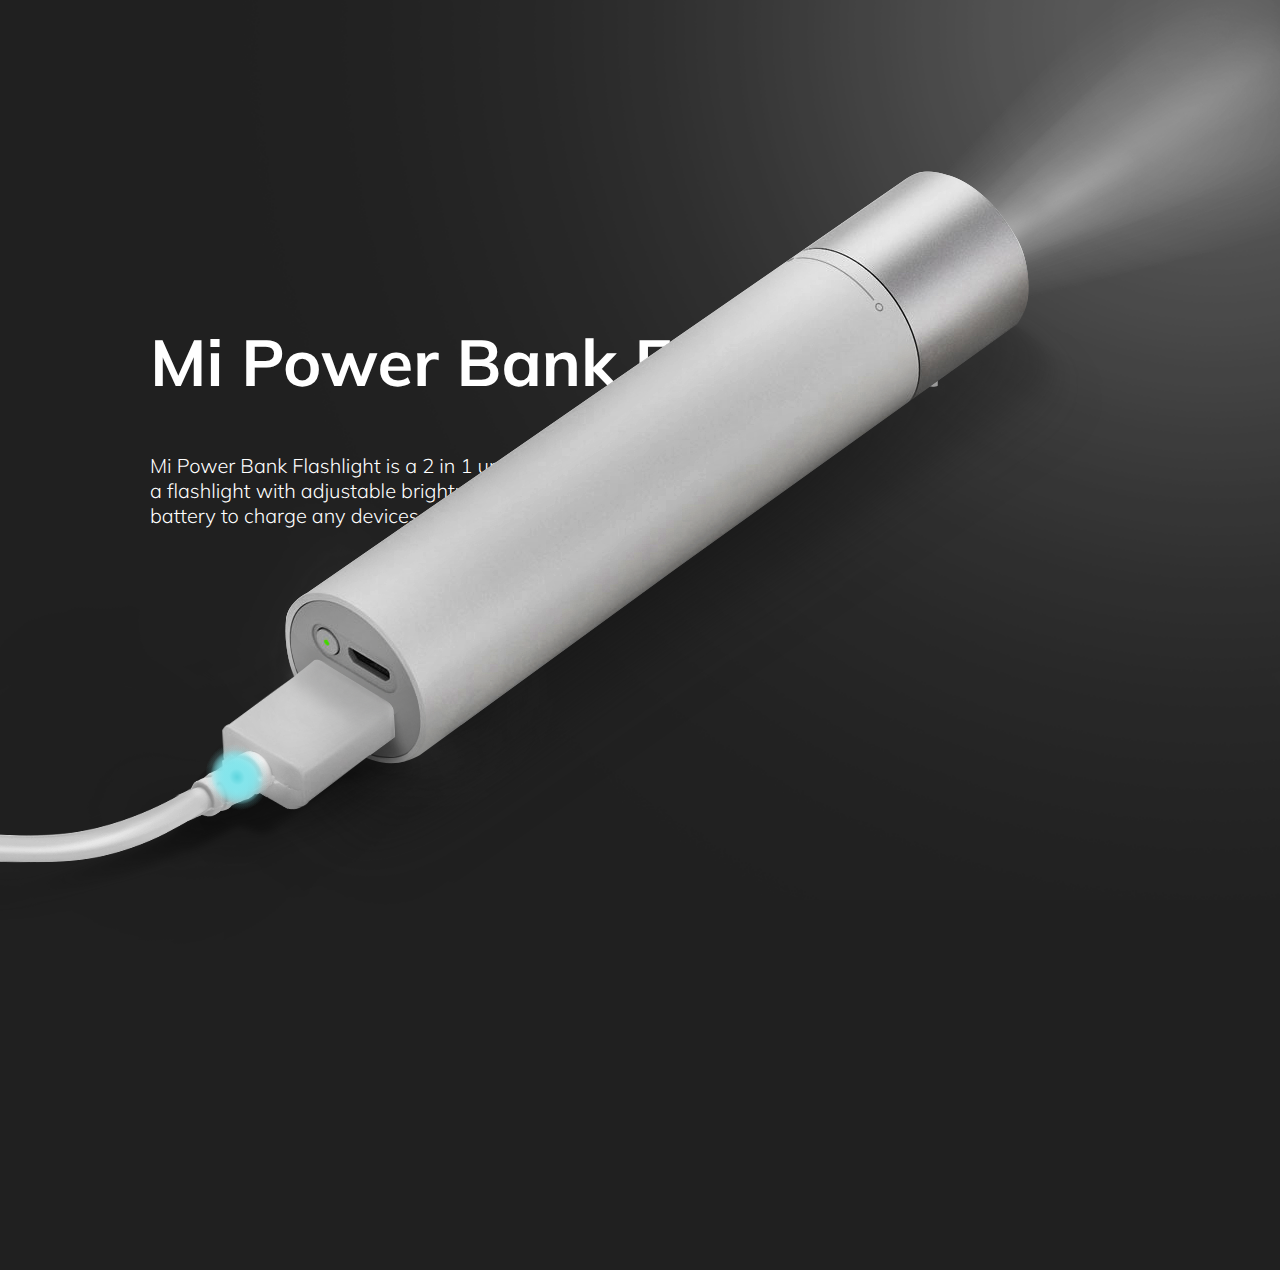
<file: index.html>
<!DOCTYPE html>
<html lang="en">

<head>
  <meta charset="UTF-8">
  <title>Mi Power Bank Flashlight</title>
  <meta name="viewport" content="width=device-width, initial-scale=1.0">

  <link href="https://fonts.googleapis.com/css?family=Muli:200,300,400,700&display=swap" rel="stylesheet">
  <link rel="stylesheet" href="style/main.css">
  <link rel="stylesheet" href="style/animations.css">
  <link rel="stylesheet" href="style/first-page.css">
  <link rel="stylesheet" href="style/second-page.css">
  <link rel="stylesheet" href="style/third-page.css">
</head>

<body>

  <div class="section-scroll">
    <section class="section section--first">
      <main class="first-section-container">
        <h1 class="heading heading--1 first-section-heading">Mi Power Bank Flashlight</h1>
        <p class="first-section-lead">
          Mi Power Bank Flashlight is a 2 in 1 universal device: <br>
          a flashlight with adjustable brightness and an external battery to charge any devices with a USB port.
        </p>
      </main>

      <div class="first-section-flashlight">
        <div class="flashlight">
          <img src="./img/Flashlight_0.png" alt="Mi Power Bank Flashlight" class="flashlight__image">
          <div class="flashlight-light"></div>
          <div class="flashlight-point-light"></div>
          <div class="flashlight-wire">
            <div class="amperage amperage-1"></div>
            <div class="amperage amperage-2"></div>
            <div class="amperage amperage-3"></div>
            <div class="amperage amperage-4"></div>
          </div>
        </div>
      </div>
    </section>

    <section class="section section--second">
      <div class="card card--closed">
        <div class="card__content-minified">
          Flashlight
        </div>
        <div class="card__content">
          <button class="card-btn card-btn--open">
            <span class="card-btn__icon"></span>
          </button>
          <div>
            <h2 class="card__name">
              Flashlight
            </h2>
            <p class="heading heading--2">SOS function</p>
            <p class="card__lead-text">
              Three short and bright flashes will alert other people that you need help.
            </p>
          </div>
        </div>
        <div class="card__content-detailed">
          <button class="card-btn card-btn--close">
            <span class="card-btn__icon"></span>
          </button>
          <div class="card__content-column">
            <h2 class="card__name">
              Flashlight
            </h2>
            <p class="heading heading--1">SOS function</p>

            <p class="content__text-1">
              Three short and bright flashes will alert other people that you need help.
            </p>
            <p class="content__text-2">
              The flashlight, in addition to the usual lighting
              mode, has SOS mode, which is activated by a
              special button. When activated, the led begins to flash, giving a distress signal. Get out of the forest
              if
              you get lost, or get help in other situations is no longer a problem.
            </p>

          </div>
        </div>
      </div>

      <div class="card card--closed">
        <div class="card__content-minified">
          Material
        </div>
        <div class="card__content">
          <button class="card-btn card-btn--open">
            <span class="card-btn__icon"></span>
          </button>
          <div>
            <h2 class="card__name">
              Material
            </h2>
            <p class="heading heading--2">Reliable and durable</p>
            <p class="card__lead-text">
              Aluminum alloy body is not only beautiful but also durable.
            </p>
          </div>
        </div>
        <div class="card__content-detailed">
          <button class="card-btn card-btn--close">
            <span class="card-btn__icon"></span>
          </button>
          <div class="card__content-column">
            <h2 class="card__name">
              Material
            </h2>
            <p class="heading heading--1">Reliable and durable</p>

            <p class="content__text-1">
              Aluminum alloy body is not only beautiful but also durable.
            </p>
            <p class="content__text-2">
              Reliable and durable housing is not only a guarantee of product durability! Its surface is characterized
              by
              the ability to resist scratches – it is not slippery and is made in the traditional Xiaomi design.
            </p>

          </div>
        </div>
      </div>

      <div class="card card--closed">
        <div class="card__content-minified">
          Battery
        </div>
        <div class="card__content">
          <button class="card-btn card-btn--open">
            <span class="card-btn__icon"></span>
          </button>
          <div>
            <h2 class="card__name">
              Battery
            </h2>
            <p class="heading heading--2">SOS function</p>
            <p class="card__lead-text">
              Lorem ipsum dolor sit amet consectetur adipisicing elit. Corporis, voluptates.
            </p>
          </div>
        </div>
        <div class="card__content-detailed">
          <button class="card-btn card-btn--close">
            <span class="card-btn__icon"></span>
          </button>
          <div class="card__content-column">
            <h2 class="card__name">
              Battery
            </h2>
            <p class="heading heading--1">SOS function</p>

            <p class="content__text-1">
              Lorem ipsum dolor sit amet consectetur adipisicing elit. Corporis, voluptates.
            </p>
            <p class="content__text-2">
              Lorem ipsum dolor sit amet consectetur, adipisicing elit. Consectetur natus dolores, aliquid unde hic
              reprehenderit possimus itaque explicabo velit voluptate, amet esse. Sapiente nihil quasi repudiandae,
              consectetur at eligendi numquam amet, molestiae atque repellat eius! Vero ipsum numquam illum quas omnis?
              Libero, eligendi distinctio inventore perferendis ad tenetur quidem animi.
            </p>

          </div>
        </div>
      </div>
    </section>

    <section class="section section--third">
      <h2 class="heading heading--1 specifications-heading">Specifications</h2>

      <div class="specifications-row">
        <div class="specification">
          <button class="specification__btn">
            Brightness mode
          </button>
          <div class="specification__card">
            <div class="specification-card__content">
              <h3 class="specification__heading">
                Brightness mode
              </h3>
              <p class="specification__info">
                The design of the pocket flashlight Xiaomi built-in digital encoder.
              </p>
            </div>
          </div>
        </div>

        <div class="specification__images">
          <svg xmlns="http://www.w3.org/2000/svg" class="flashlight-icon" width="640" viewBox="0 0 229.348 51.143">
            <use href="img/icons.svg#Flashlight-0" />
          </svg>
        </div>

        <div class="specification">
          <button class="specification__btn">
            Battery capacity
          </button>
          <div class="specification__card">
            <div class="specification-card__content">
              <h3 class="specification__heading">
                Battery capacity
              </h3>
              <p class="specification__info">
                3350 mAh
              </p>
            </div>
          </div>
        </div>
      </div>

      <div class="specifications-row">
        <div class="specification">
          <button class="specification__btn">
            Charging power
          </button>
          <div class="specification__card">
            <div class="specification-card__content">
              <h3 class="specification__heading">
                Charging power
              </h3>
              <p class="specification__info">
                5V/ 1A, low current mode
              </p>
            </div>
          </div>
        </div>

        <div class="specification__images">
          <svg xmlns="http://www.w3.org/2000/svg" class="flashlight-icon" width="180">
            <use href="img/icons.svg#Flashlight-1" />
          </svg>
          <svg xmlns="http://www.w3.org/2000/svg" class="flashlight-icon" width="180">
            <use href="img/icons.svg#Flashlight-2" />
          </svg>
        </div>

        <div class="specification">
          <button class="specification__btn">
            Work from one charge
          </button>
          <div class="specification__card">
            <div class="specification-card__content">
              <h3 class="specification__heading">
                Work from one charge
              </h3>
              <p class="specification__info">
                Up to 216 hours
              </p>
            </div>
          </div>
        </div>
      </div>
    </section>
  </div>

  <script src="./script/main.js"></script>
  <script src="./script/page-2.js"></script>
  <script src="./script/page-3.js"></script>
</body>

</html>
</file>
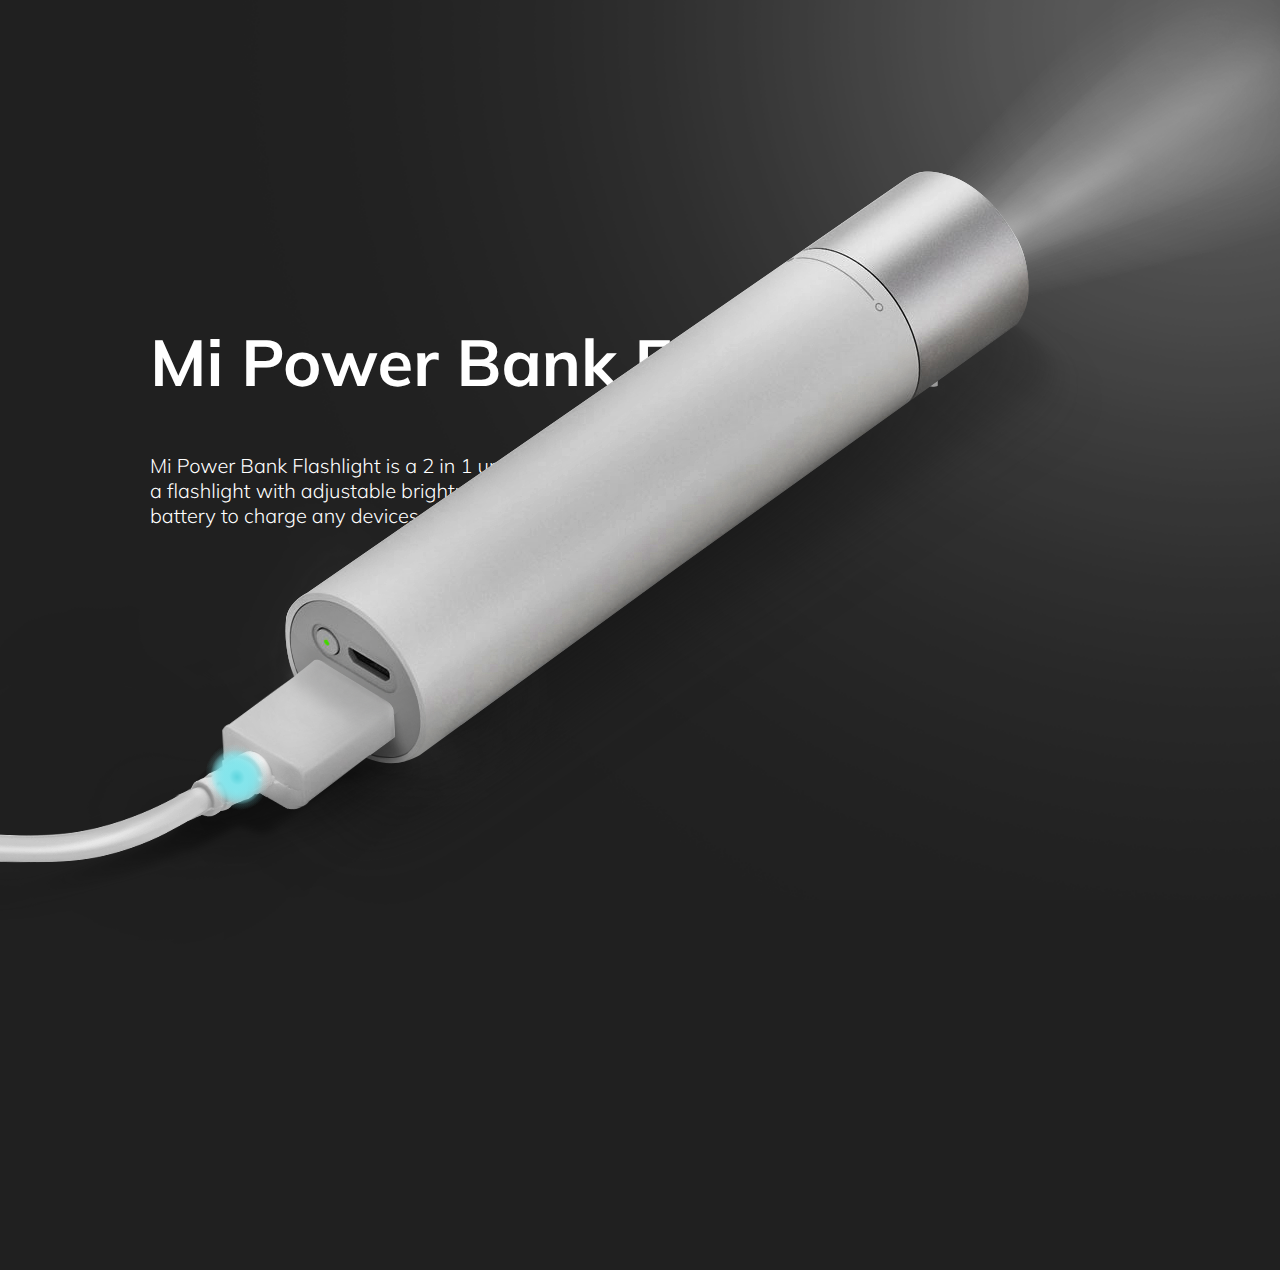
<file: page1.html>
<!DOCTYPE html>
<html lang="en">

<head>
  <meta charset="UTF-8">
  <title>Mi Power Bank Flashlight</title>

  <link href="https://fonts.googleapis.com/css?family=Muli:200,300,400,700&display=swap" rel="stylesheet">
  <link rel="stylesheet" href="style/main.css">
  <link rel="stylesheet" href="style/animations.css">
  <link rel="stylesheet" href="style/first-page.css">
</head>

<body>

  <section class="section section--first">
    <main class="first-section-container">
      <h1 class="heading heading--1 first-section-heading">Mi Power Bank Flashlight</h1>
      <p class="first-section-lead">
        Mi Power Bank Flashlight is a 2 in 1 universal device: <br>
        a flashlight with adjustable brightness and an external battery to charge any devices with a USB port.
      </p>
    </main>

    <div class="first-section-flashlight">
      <div class="flashlight">
        <img src="./img/Flashlight_0.png" alt="Mi Power Bank Flashlight" class="flashlight__image">
        <div class="flashlight-light"></div>
        <div class="flashlight-point-light"></div>
        <div class="flashlight-wire">
          <div class="amperage amperage-1"></div>
          <div class="amperage amperage-2"></div>
          <div class="amperage amperage-3"></div>
          <div class="amperage amperage-4"></div>
        </div>
      </div>
    </div>

  </section>

</body>

</html>
</file>
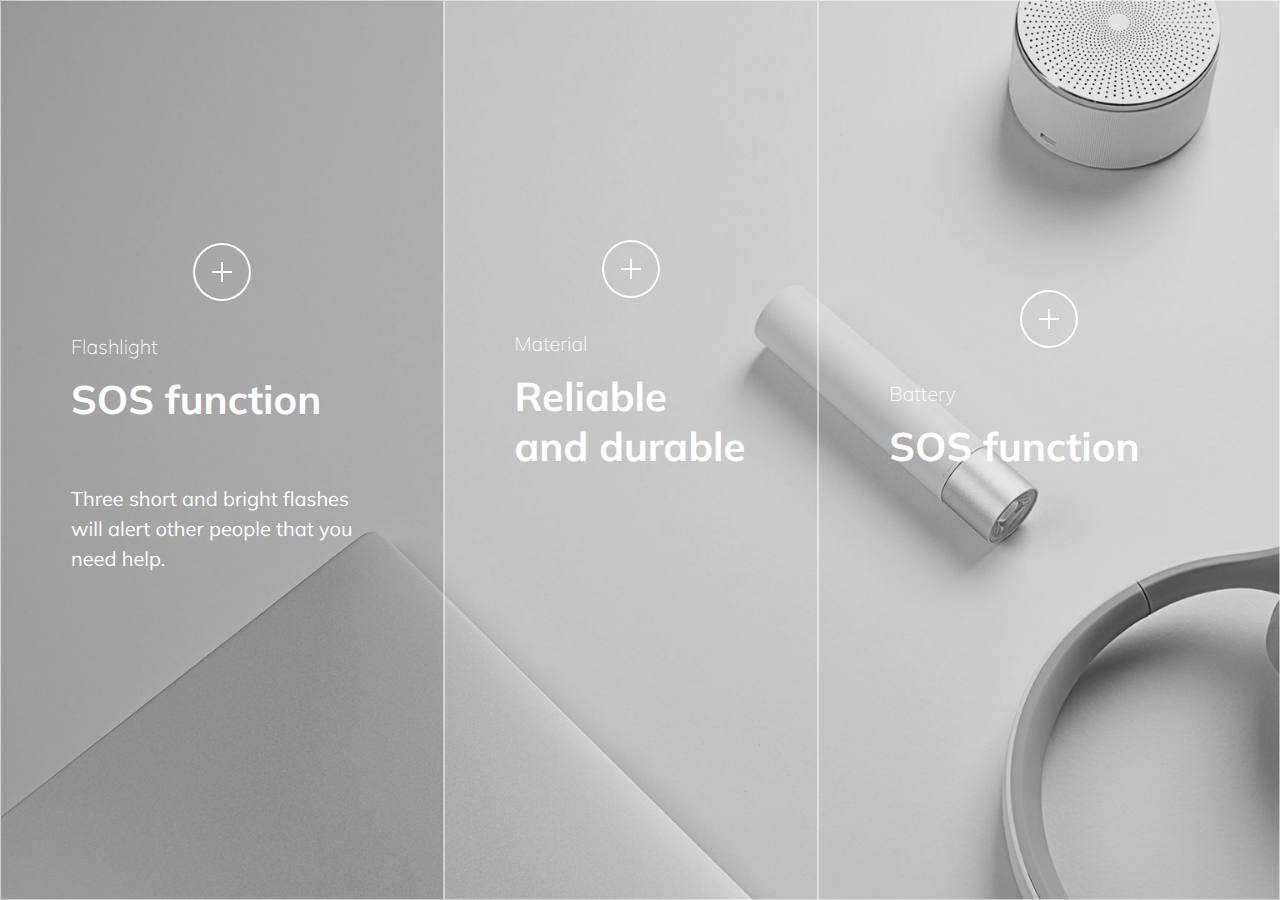
<file: page2.html>
<!DOCTYPE html>
<html lang="en">

<head>
  <meta charset="UTF-8">
  <title>Mi Power Bank Flashlight</title>

  <link href="https://fonts.googleapis.com/css?family=Muli:200,300,400,700&display=swap" rel="stylesheet">
  <link rel="stylesheet" href="style/main.css">
  <link rel="stylesheet" href="style/animations.css">
  <link rel="stylesheet" href="style/second-page.css">
</head>

<body>

  <section class="section section--second">
    <div class="card card--closed">
      <div class="card__content-minified">
        Flashlight
      </div>
      <div class="card__content">
        <button class="card-btn card-btn--open">
          <span class="card-btn__icon"></span>
        </button>
        <div>
          <h2 class="card__name">
            Flashlight
          </h2>
          <p class="heading heading--2">SOS function</p>
          <p class="card__lead-text">
            Three short and bright flashes will alert other people that you need help.
          </p>
        </div>
      </div>
      <div class="card__content-detailed">
        <button class="card-btn card-btn--close">
          <span class="card-btn__icon"></span>
        </button>
        <div class="card__content-column">
          <h2 class="card__name">
            Flashlight
          </h2>
          <p class="heading heading--1">SOS function</p>

          <p class="content__text-1">
            Three short and bright flashes will alert other people that you need help.
          </p>
          <p class="content__text-2">
            The flashlight, in addition to the usual lighting
            mode, has SOS mode, which is activated by a
            special button. When activated, the led begins to flash, giving a distress signal. Get out of the forest if
            you get lost, or get help in other situations is no longer a problem.
          </p>

        </div>
      </div>
    </div>

    <div class="card card--closed">
      <div class="card__content-minified">
        Material
      </div>
      <div class="card__content">
        <button class="card-btn card-btn--open">
          <span class="card-btn__icon"></span>
        </button>
        <div>
          <h2 class="card__name">
            Material
          </h2>
          <p class="heading heading--2">Reliable and durable</p>
          <p class="card__lead-text">
            Aluminum alloy body is not only beautiful but also durable.
          </p>
        </div>
      </div>
      <div class="card__content-detailed">
        <button class="card-btn card-btn--close">
          <span class="card-btn__icon"></span>
        </button>
        <div class="card__content-column">
          <h2 class="card__name">
            Material
          </h2>
          <p class="heading heading--1">Reliable and durable</p>

          <p class="content__text-1">
            Aluminum alloy body is not only beautiful but also durable.
          </p>
          <p class="content__text-2">
            Reliable and durable housing is not only a guarantee of product durability! Its surface is characterized by
            the ability to resist scratches – it is not slippery and is made in the traditional Xiaomi design.
          </p>

        </div>
      </div>
    </div>

    <div class="card card--closed">
      <div class="card__content-minified">
        Battery
      </div>
      <div class="card__content">
        <button class="card-btn card-btn--open">
          <span class="card-btn__icon"></span>
        </button>
        <div>
          <h2 class="card__name">
            Battery
          </h2>
          <p class="heading heading--2">SOS function</p>
          <p class="card__lead-text">
            Lorem ipsum dolor sit amet consectetur adipisicing elit. Corporis, voluptates.
          </p>
        </div>
      </div>
      <div class="card__content-detailed">
        <button class="card-btn card-btn--close">
          <span class="card-btn__icon"></span>
        </button>
        <div class="card__content-column">
          <h2 class="card__name">
            Battery
          </h2>
          <p class="heading heading--1">SOS function</p>

          <p class="content__text-1">
            Lorem ipsum dolor sit amet consectetur adipisicing elit. Corporis, voluptates.
          </p>
          <p class="content__text-2">
            Lorem ipsum dolor sit amet consectetur, adipisicing elit. Consectetur natus dolores, aliquid unde hic
            reprehenderit possimus itaque explicabo velit voluptate, amet esse. Sapiente nihil quasi repudiandae,
            consectetur at eligendi numquam amet, molestiae atque repellat eius! Vero ipsum numquam illum quas omnis?
            Libero, eligendi distinctio inventore perferendis ad tenetur quidem animi.
          </p>

        </div>
      </div>
    </div>
  </section>

  <script src="./script/page-2.js"></script>

</body>

</html>
</file>
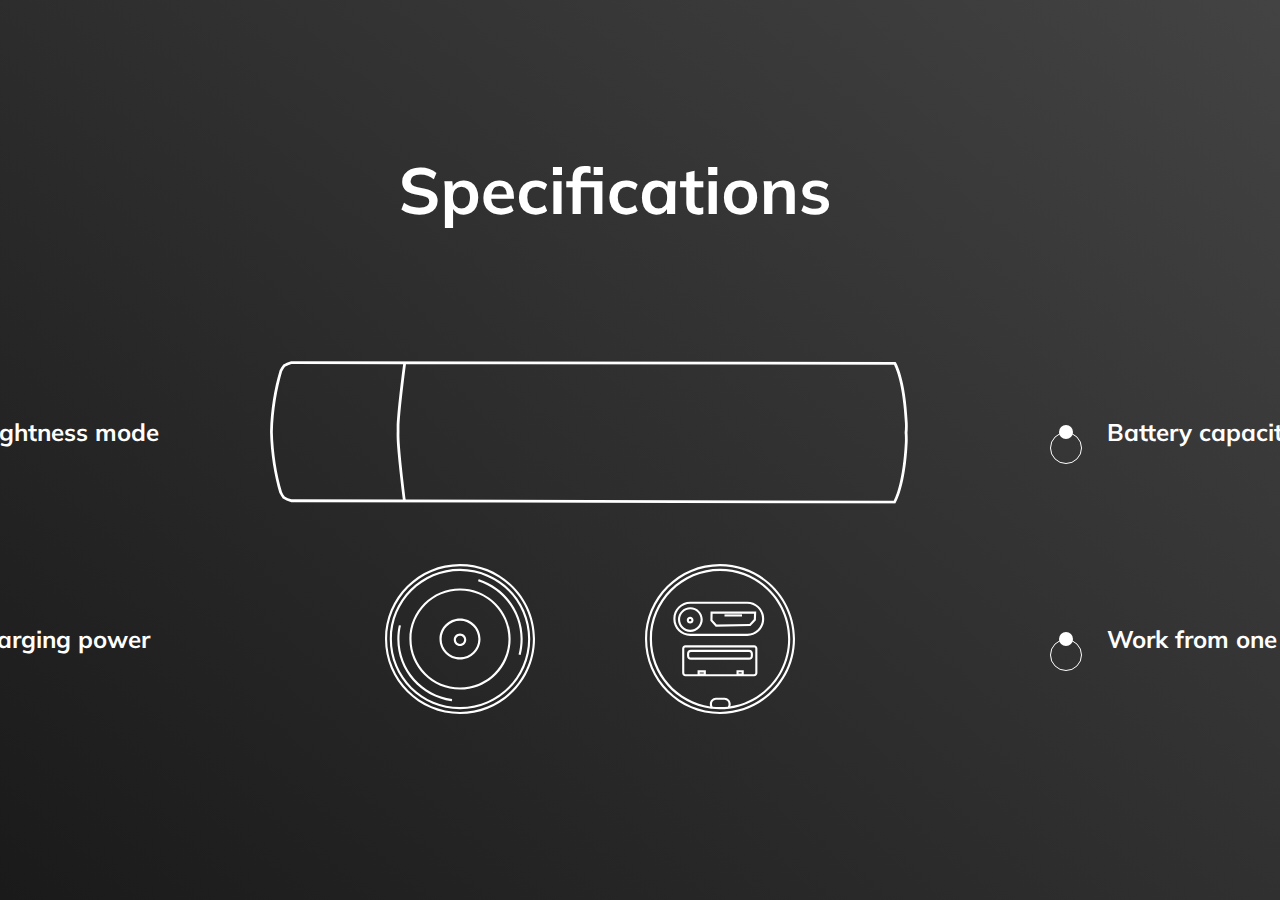
<file: page3.html>
<!DOCTYPE html>
<html lang="en">

<head>
  <meta charset="UTF-8">
  <title>Mi Power Bank Flashlight</title>

  <link href="https://fonts.googleapis.com/css?family=Muli:200,300,400,700&display=swap" rel="stylesheet">
  <link rel="stylesheet" href="style/main.css">
  <link rel="stylesheet" href="style/animations.css">
  <link rel="stylesheet" href="style/third-page.css">
</head>

<body>

  <section class="section section--third">
    <h2 class="heading heading--1 specifications-heading">Specifications</h2>

    <div class="specifications-row">
      <div class="specification">
        <button class="specification__btn">
          Brightness mode
        </button>
        <div class="specification__card">
          <div class="specification-card__content">
            <h3 class="specification__heading">
              Brightness mode
            </h3>
            <p class="specification__info">
              The design of the pocket flashlight Xiaomi built-in digital encoder.
            </p>
          </div>
        </div>
      </div>

      <div class="specification__images">
        <svg xmlns="http://www.w3.org/2000/svg" class="flashlight-icon" width="640" viewBox="0 0 229.348 51.143">
          <use href="img/icons.svg#Flashlight-0" />
        </svg>
      </div>

      <div class="specification">
        <button class="specification__btn">
          Battery capacity
        </button>
        <div class="specification__card">
          <div class="specification-card__content">
            <h3 class="specification__heading">
              Battery capacity
            </h3>
            <p class="specification__info">
              3350 mAh
            </p>
          </div>
        </div>
      </div>
    </div>

    <div class="specifications-row">
      <div class="specification">
        <button class="specification__btn">
          Charging power
        </button>
        <div class="specification__card">
          <div class="specification-card__content">
            <h3 class="specification__heading">
              Charging power
            </h3>
            <p class="specification__info">
              5V/ 1A, low current mode
            </p>
          </div>
        </div>
      </div>

      <div class="specification__images">
        <svg xmlns="http://www.w3.org/2000/svg" class="flashlight-icon" width="180">
          <use href="img/icons.svg#Flashlight-1" />
        </svg>
        <svg xmlns="http://www.w3.org/2000/svg" class="flashlight-icon" width="180">
          <use href="img/icons.svg#Flashlight-2" />
        </svg>
      </div>

      <div class="specification">
        <button class="specification__btn">
          Work from one charge
        </button>
        <div class="specification__card">
          <div class="specification-card__content">
            <h3 class="specification__heading">
              Work from one charge
            </h3>
            <p class="specification__info">
              Up to 216 hours
            </p>
          </div>
        </div>
      </div>
    </div>
  </section>

  <script src="script/page-3.js"></script>

</body>

</html>
</file>
<file: style/main.css>
:root {
  --color-bg: #202020;
  --color-text: #fff;

  --fw-extra-light: 200;
  --fw-light: 300;
  --fw-regular: 400;
  --fw-bold: 700;

  --anim-cubic: cubic-bezier(.37,0,.27,1);
}

*,
*::before,
*::after {
  box-sizing: inherit;
}

body {
  font-family: "Muli", sans-serif;
  font-size: 20px;

  overflow: hidden;

  box-sizing: border-box;
  width: 100vw;
  height: 100vh;
  margin: 0;
  padding: 0;

  color: var(--color-text);
  background-color: var(--color-bg);

  text-rendering: geometricPrecision;
}

.heading {
  font-weight: var(--fw-bold);

  margin: 0;
}
.heading--1 {
  font-size: 65px;
}
.heading--2 {
  font-size: 40px;
}
.heading--3 {
  font-size: 20px;
}

.section {
  flex-shrink: 0;

  width: 100vw;
  height: 100vh;
}

.section-scroll {
  display: flex;
}

.section--hidden > * {
  display: none !important;
}
</file>
<file: style/animations.css>
@keyframes slide-up {
  0% {
    transform: translateY(100%);

    opacity: 0;
  }
  100% {
    transform: translateY(0);

    opacity: 1;
  }
}

@keyframes fade-in {
  0% {
    opacity: 0;
  }
  100% {
    opacity: 1;
  }
}
</file>
<file: style/first-page.css>
.section--first {
  background-image: url(../img/BG.png);
  background-repeat: no-repeat;
  background-position: top right;
}

.first-section-container {
  display: flex;
  flex-direction: column;
  justify-content: center;

  height: 100%;
  margin: 0 150px;
}

.first-section-heading {
  animation: slide-up .5s var(--anim-cubic) .2s backwards;
}

.first-section-lead {
  font-weight: var(--fw-light);

  max-width: 560px;
  margin: 50px 0;

  animation: slide-up .5s var(--anim-cubic) .3s backwards;
}

.first-section-flashlight {
  position: absolute;
  top: 100px;
  right: 0;
}

.flashlight {
  animation: flashlight-slide-in 1.5s var(--anim-cubic) 1s backwards;
}

.flashlight__image {
  position: absolute;
  top: 0;
  right: 119px;
}
.flashlight::after {
  position: absolute;
  top: 0;
  right: 0;

  width: 1173px;
  height: 873px;

  content: "";

  background-image: url(../img/Flashlight_1.png);
}

.flashlight-point-light {
  position: absolute;
  z-index: 10;
  top: 496px;
  right: 910px;

  width: 83px;
  height: 82px;

  animation: fade-in .75s ease-in-out 3.5s alternate infinite;

  opacity: 0;
  background-image: url(../img/Light_point.png);
}

.flashlight-wire {
  position: absolute;
  top: 372px;
  right: 773px;

  width: 1104px;
  height: 798px;

  animation: flashlight-slide-in 1.5s var(--anim-cubic) 2s backwards;

  background-image: url(../img/Wire.png);
}

.flashlight-light {
  position: absolute;
  top: -300px;
  right: -250px;

  width: 700px;
  height: 593px;

  animation: fade-in .5s var(--anim-cubic) 3.5s backwards;

  background-image: url(../img/light_1_3.png);
}
.flashlight-light::before {
  position: absolute;
  top: 0;
  right: 0;

  width: 100%;
  height: 100%;

  content: "";
  animation: fade-in .5s var(--anim-cubic) 3.5s backwards;

  background-image: url(../img/light_1_2.png);
}
.flashlight-light::after {
  position: absolute;
  top: 0;
  right: 0;

  width: 100%;
  height: 100%;

  content: "";
  animation: fade-in .5s var(--anim-cubic) 3.5s backwards;

  background-image: url(../img/light_1_1.png);
}

@supports (offset-distance: 0) {
  .amperage {
    position: absolute;
    top: 260px;
    right: 230px;

    width: 80px;
    height: 80px;

    transform: scaleX(.9);
    animation: wire-amperage 3s linear 3.5s backwards infinite;

    background-image: radial-gradient(#5fd5dd, hsla(184, 73%, 72%, .8) 15%, hsla(184, 73%, 72%, .05) 50%, transparent 60%);

    offset-path: path("M40,45 s-60,40 -120,65 c-27,6 -160,.5 -185,3 -160,15 -190,192 -205,372");
  }

  .amperage-1 {
    animation-delay: 4s;
  }
  .amperage-2 {
    animation-delay: 4.75s;
  }
  .amperage-3 {
    animation-delay: 5.5s;
  }
  .amperage-4 {
    animation-delay: 6.25s;
  }

  @keyframes wire-amperage {
    0% {
      opacity: 0;

      offset-distance: 0;
    }
    10% {
      opacity: 1;
    }
    90% {
      opacity: 1;
    }
    100% {
      opacity: 0;

      offset-distance: 100%;
    }
  }
}


@keyframes flashlight-slide-in {
  0% {
    transform: translate(-80vw, 100vh);
  }
  100% {
    transform: translate(0);
  }
}
</file>
<file: style/second-page.css>
.section--second {
  position: relative;

  display: flex;

  background-image: url(../img/1920_1080_Xiomi.jpg);
  background-size: cover;
}

.section--second::before {
  position: absolute;
  top: 0;
  right: 0;
  bottom: 0;
  left: 0;

  content: "";
  transition: opacity .4s;

  opacity: 0;
  background-image: url(../img/1920_1080_Xiomi_1.jpg);
  background-size: cover;
}

.section--alt-bg::before {
  opacity: 1;
}

.card {
  z-index: 0;

  display: flex;
  flex-grow: 1;

  transition: background-color .3s var(--anim-cubic), flex-grow .6s var(--anim-cubic);

  border: 1px solid rgba(255, 255, 255, .5);
}

.card--closed:hover,
.card--closed:focus-within {
  background-color: rgba(0, 0, 0, .1);
}

.card--minified {
  flex-grow: 0;
  flex-shrink: 1;
}

.card__content {
  display: flex;
  flex-direction: column;

  width: 100%;
  margin: auto 70px 278px;

  transition: transform .3s var(--anim-cubic);
}

.card:hover .card__content,
.card:focus-within .card__content {
  transform: translateY(-47px);
}

.card__name {
  font-size: 20px;
  font-weight: var(--fw-extra-light);

  margin: 33px 0 15px;
}

.card__lead-text {
  line-height: 30px;

  margin: 60px 0 0;

  transition: opacity .4s var(--anim-cubic);

  opacity: 0;
}

.card:hover .card__lead-text,
.card:focus-within .card__lead-text {
  opacity: 1;
}

.card-btn {
  position: relative;

  overflow: hidden;

  width: 58px;
  height: 58px;
  margin: 0 auto;
  padding: 0;

  cursor: pointer;
  transition: color .2s;

  color: #fff;
  border: none;
  border-radius: 50%;
  background-color: transparent;
  box-shadow: inset 0 0 0 2px #fff;
}

.card-btn:hover,
.card-btn:focus {
  color: #bebebe;
  outline: none;
}

.card-btn::before {
  position: absolute;
  top: 0;
  right: 0;
  bottom: 0;
  left: 0;

  content: "";
  transition: .2s var(--anim-cubic);

  background-color: #fff;

  clip-path: circle(0% at 50% 50%);
}

.card-btn:hover::before,
.card-btn:focus::before {
  clip-path: circle(50% at 50% 50%);
}

.card-btn__icon::before,
.card-btn__icon::after {
  position: absolute;
  top: calc(50% - 10px);
  left: calc(50% - 1px);

  width: 2px;
  height: 20px;

  content: "";

  background-color: currentColor;
}

.card-btn__icon::after {
  transform: rotateZ(90deg);
}

.card__content-minified {
  font-size: 24px;

  display: block;

  padding: 30px 55px;

  writing-mode: vertical-lr;
}

.card__content-detailed {
  display: flex;
  flex-direction: column;

  width: 100%;
  margin-left: 90px;
}

.card-btn--close {
  margin: 30px 30px 0 auto;

  transform: rotate(45deg);
}

.card__content-column {
  max-width: 460px;
  margin-top: 300px;
}

.card__content-detailed .card__name {
  margin: 0 0 20px;
}

.content__text-1 {
  font-size: 24px;
  line-height: 33px;

  margin: 40px 0;
}
.content__text-2 {
  line-height: 30px;

  margin: 40px 0;
}
</file>
<file: style/third-page.css>
.section--third {
  display: flex;
  align-items: center;
  flex-direction: column;

  padding-top: 150px;

  background-image: linear-gradient(40deg, #1a1a1a, #434343);
}

.specifications-heading {
  margin-bottom: 100px;
  margin-left: -50px;
}

.specifications-row {
  display: flex;
  align-items: center;

  margin: 30px 0;
}

.specification__images {
  display: flex;
  justify-content: center;

  width: 820px;
  margin: 0 auto;
  padding: 0 140px 0 40px;
}

.flashlight-icon {
  fill: #fff;
}

.flashlight-icon + .flashlight-icon {
  margin-left: 80px;
}

.specification {
  position: relative;

  width: 320px;
}

.specification__btn {
  font: inherit;
  font-size: 24px;
  font-weight: var(--fw-bold);

  position: relative;

  padding: 0 0 0 57px;

  cursor: pointer;
  transition: opacity .4s var(--anim-cubic) .2s;

  color: #fff;
  border: none;
  outline: none;
  background-color: transparent;
}

.specification__btn::before {
  position: absolute;
  top: 50%;
  left: 9px;

  width: 14px;
  height: 14px;

  content: "";
  transition: transform .3s var(--anim-cubic);
  transform: translateY(-50%);

  border-radius: 50%;
  background-color: #fff;
}

.specification__btn:focus::before {
  transform: translateY(-50%) scale(2);
}

.specification__btn::after {
  position: absolute;
  top: 50%;
  left: 0;

  width: 32px;
  height: 32px;

  content: "";
  animation: specification-pulse 1s var(--anim-cubic) alternate infinite;

  border: 1px solid #fff;
  border-radius: 50%;
}

@keyframes specification-pulse {
  0% {
    transform: translateY(-50%) scale(1);
  }
  100% {
    transform: translateY(-50%) scale(1.25);
  }
}

.specification--opened .specification__btn {
  user-select: none;
  transition: opacity .4s var(--anim-cubic);
  pointer-events: none;

  opacity: 0;
}

.specification__card {
  position: absolute;
  top: 16px;
  left: 16px;

  width: 260px;
  padding: 44px 20px;

  transition: transform .5s var(--anim-cubic);
  transform: translate(-50%, -50%) scale(0);

  color: #000;
  border-radius: 9px;
  background-color: #fff;
}

.specification__heading {
  font-size: 24px;
  font-weight: var(--fw-bold);

  margin: 0 0 20px;

  color: #202020;
}

.specification--opened .specification__card {
  transform: translate(-50%, -50%) scale(1);
}

.specification-card__content {
  transition: opacity .3s var(--anim-cubic);

  opacity: 0;
}

.specification--opened .specification-card__content {
  transition: opacity .3s var(--anim-cubic) .2s;

  opacity: 1;
}
</file>
